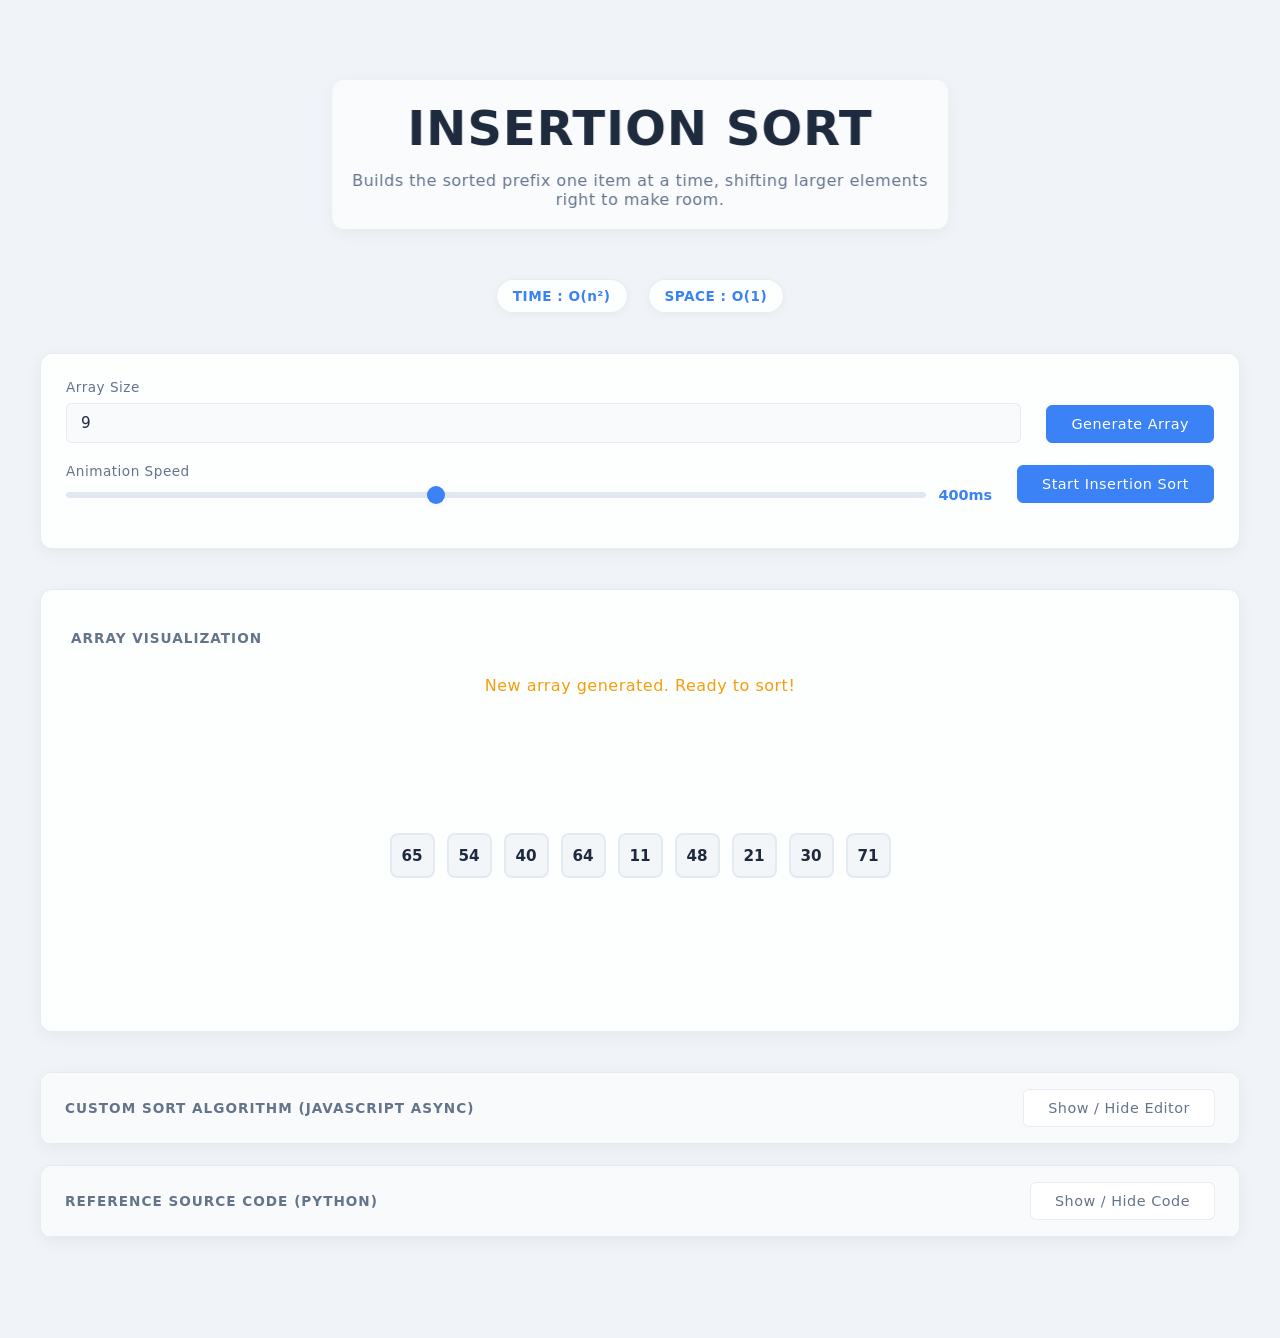
<file: index.html>
<!doctype html>
<html lang="fr">
    <head>
        <meta charset="UTF-8" />
        <meta name="viewport" content="width=device-width, initial-scale=1.0" />
        <title>Insertion Sort Visualizer</title>
        <link rel="stylesheet" href="style.css" />
    </head>
    <body>
        <div class="container">
            <div class="header">
                <h1>INSERTION SORT</h1>
                <p>
                    Builds the sorted prefix one item at a time, shifting larger
                    elements<br />right to make room.
                </p>
            </div>

            <div class="complexity-badges">
                <div class="badge">TIME : O(n²)</div>
                <div class="badge">SPACE : O(1)</div>
            </div>

            <div class="control-panel">
                <div class="control-row">
                    <div class="input-group">
                        <label for="arraySize">Array Size</label>
                        <input
                            type="number"
                            id="arraySize"
                            min="5"
                            max="15"
                            value="9"
                        />
                    </div>
                    <button class="button btn-primary" id="generateBtn">
                        Generate Array
                    </button>
                </div>

                <div class="control-row">
                    <div class="slider-group">
                        <label for="speedSlider">Animation Speed</label>
                        <div class="slider-container">
                            <input
                                type="range"
                                id="speedSlider"
                                min="100"
                                max="800"
                                value="400"
                                step="50"
                            />
                            <span class="speed-value" id="speedValue">400ms</span>
                        </div>
                    </div>
                    <button class="button btn-primary" id="startBtn" disabled>
                        Start Insertion Sort
                    </button>
                </div>
            </div>

            <div class="visualization-section">
                <div class="visualization-title">Array Visualization</div>
                <div class="action-message" id="actionMessage"></div>
                <div class="bars-container">
                    <div class="bars-wrapper" id="barsContainer"></div>
                </div>
            </div>

            <div class="code-section">
                <div class="code-header">
                    <div class="code-title">
                        Custom Sort Algorithm (JavaScript Async)
                    </div>
                    <button
                        class="button btn-secondary"
                        id="toggleCustomCodeBtn"
                    >
                        Show / Hide Editor
                    </button>
                </div>
                <div class="code-content" id="customCodeContent">
                    <div class="custom-editor-container">
                        <div class="editor-info">
                            <p>
                                 Écrivez un algorithme asynchrone pour
                                l'animer en direct !
                            </p>
                            <p
                                style="
                                    font-size: 0.82rem;
                                    margin-top: 8px;
                                    color: var(--text-secondary);
                                "
                            >
                                Utilisez
                                <code style="color: var(--accent-orange)"
                                    >await tools.compare(i, j)</code
                                >,
                                <code style="color: var(--accent-orange)"
                                    >await tools.swap(i, j)</code
                                >, et
                                <code style="color: var(--accent-orange)"
                                    >await tools.done()</code
                                >.
                            </p>
                        </div>
                        <textarea
                            id="customCodeEditor"
                            class="custom-code-editor"
                        ></textarea>
                        <div class="editor-buttons">
                            <button
                                class="button btn-primary"
                                id="testCustomCodeBtn"
                            >
                                Run Custom Algorithm
                            </button>
                            <button
                                class="button btn-secondary"
                                id="resetCodeBtn"
                            >
                                Reset to Template
                            </button>
                        </div>
                        <div class="error-message" id="errorMessage"></div>
                    </div>
                </div>
            </div>

            <div class="code-section">
                <div class="code-header">
                    <div class="code-title">Reference Source Code (Python)</div>
                    <button class="button btn-secondary" id="toggleCodeBtn">
                        Show / Hide Code
                    </button>
                </div>
                <div class="code-content" id="codeContent">
                    <div class="code-lines">
                        <div class="code-line-numbers" id="lineNumbers"></div>
                        <div class="code-text" id="codeText"></div>
                    </div>
                </div>
            </div>
        </div>

        <script src="script.js"></script>
    </body>
</html>
</file>
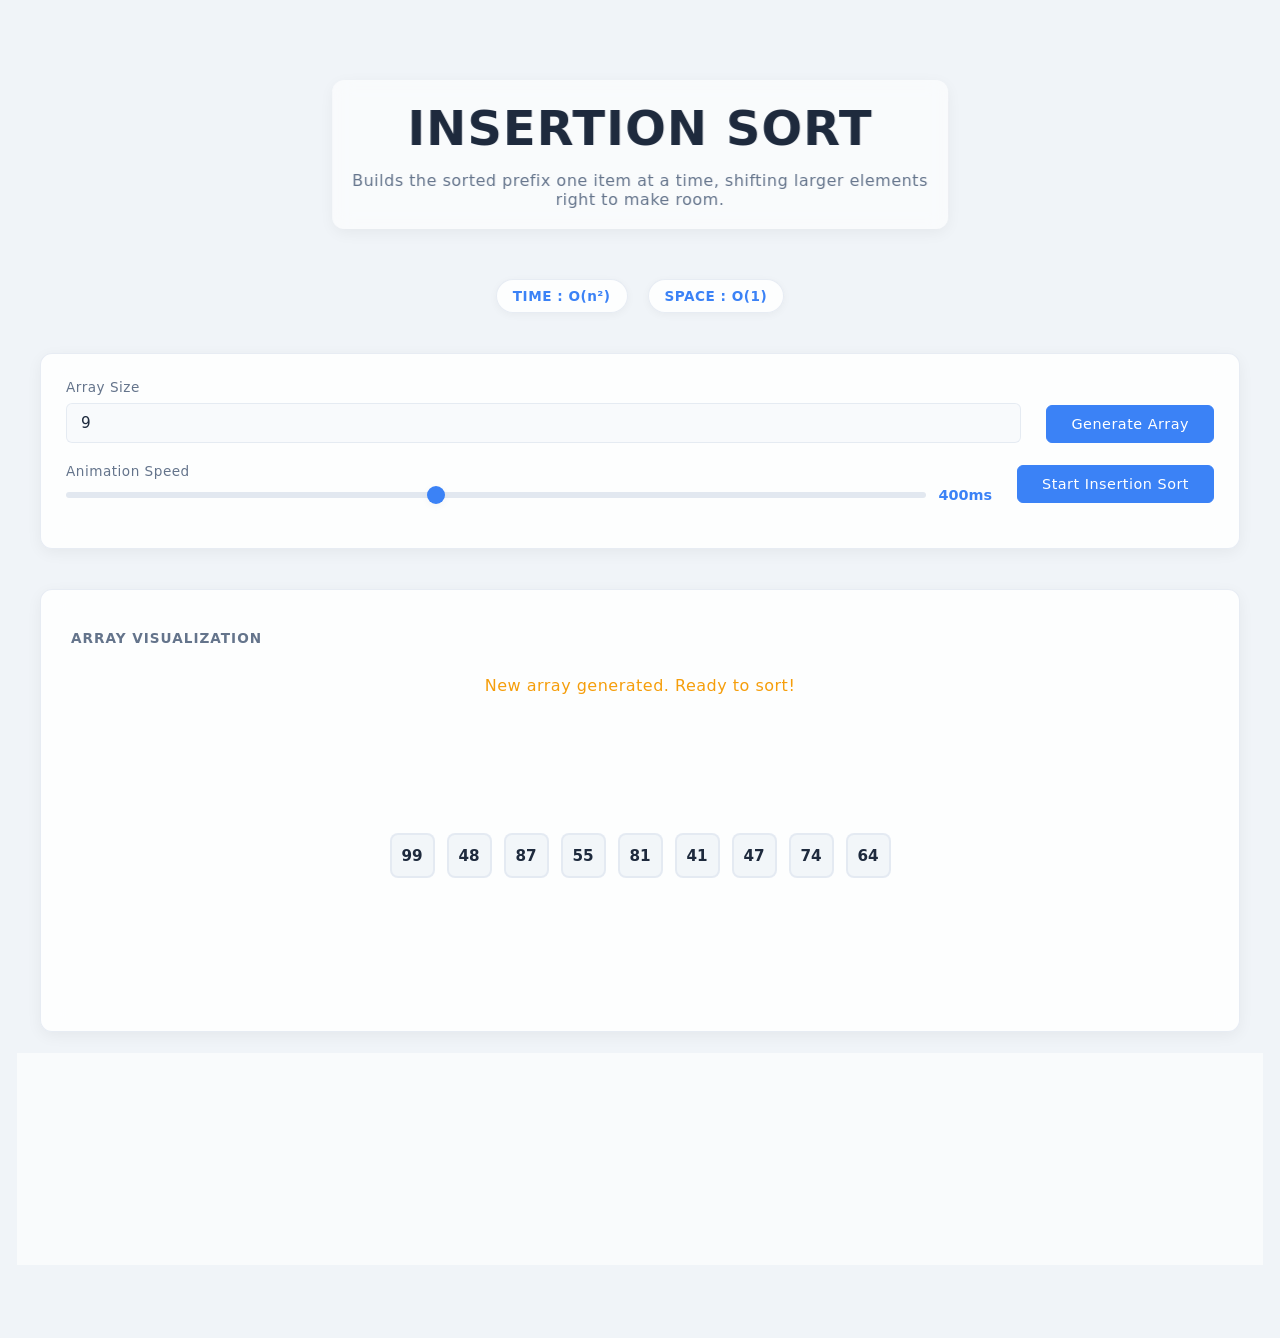
<file: insertion_sort_visualizer.html>
<!doctype html>
<html lang="fr">
    <head>
        <meta charset="UTF-8" />
        <meta name="viewport" content="width=device-width, initial-scale=1.0" />
        <title>Insertion Sort Visualizer</title>
        <link rel="shortcut icon" href="sary (3).png" type="image/x-icon">
        <link rel="stylesheet" href="style.css" />
    </head>
    <body>
        <div class="container">
            <div class="header">
                <h1>INSERTION SORT</h1>
                <p>
                    Builds the sorted prefix one item at a time, shifting larger
                    elements<br />right to make room.
                </p>
            </div>

            <div class="complexity-badges">
                <div class="badge">TIME : O(n²)</div>
                <div class="badge">SPACE : O(1)</div>
            </div>

            <div class="control-panel">
                <div class="control-row">
                    <div class="input-group">
                        <label for="arraySize">Array Size</label>
                        <input
                            type="number"
                            id="arraySize"
                            min="5"
                            max="15"
                            value="9"
                        />
                    </div>
                    <button class="button btn-primary" id="generateBtn">
                        Generate Array
                    </button>
                </div>

                <div class="control-row">
                    <div class="slider-group">
                        <label for="speedSlider">Animation Speed</label>
                        <div class="slider-container">
                            <input
                                type="range"
                                id="speedSlider"
                                min="100"
                                max="800"
                                value="400"
                                step="50"
                            />
                            <span class="speed-value" id="speedValue">400ms</span>
                        </div>
                    </div>
                    <button class="button btn-primary" id="startBtn" disabled>
                        Start Insertion Sort
                    </button>
                </div>
            </div>

            <div class="visualization-section">
                <div class="visualization-title">Array Visualization</div>
                <div class="action-message" id="actionMessage"></div>
                <div class="bars-container">
                    <div class="bars-wrapper" id="barsContainer"></div>
                </div>
            </div>

            <div class="code-section">
                <div class="code-header">
                    <div class="code-title">
                        Custom Sort Algorithm (JavaScript Async)
                    </div>
                    <button
                        class="button btn-secondary"
                        id="toggleCustomCodeBtn"
                    >
                        Show / Hide Editor
                    </button>
                </div>
                <div class="code-content" id="customCodeContent">
                    <div class="custom-editor-container">
                        <div class="editor-info">
                            <p>
                                 Écrivez un algorithme asynchrone pour
                                l'animer en direct !
                            </p>
                            <p
                                style="
                                    font-size: 0.82rem;
                                    margin-top: 8px;
                                    color: var(--text-secondary);
                                "
                            >
                                Utilisez
                                <code style="color: var(--accent-orange)"
                                    >await tools.compare(i, j)</code
                                >,
                                <code style="color: var(--accent-orange)"
                                    >await tools.swap(i, j)</code
                                >, et
                                <code style="color: var(--accent-orange)"
                                    >await tools.done()</code
                                >.
                            </p>
                        </div>
                        <textarea
                            id="customCodeEditor"
                            class="custom-code-editor"
                        ></textarea>
                        <div class="editor-buttons">
                            <button
                                class="button btn-primary"
                                id="testCustomCodeBtn"
                            >
                                Run Custom Algorithm
                            </button>
                            <button
                                class="button btn-secondary"
                                id="resetCodeBtn"
                            >
                                Reset to Template
                            </button>
                        </div>
                        <div class="error-message" id="errorMessage"></div>
                    </div>
                </div>
            </div>

            <div class="code-section">
                <div class="code-header">
                    <div class="code-title">Reference Source Code (Python)</div>
                    <button class="button btn-secondary" id="toggleCodeBtn">
                        Show / Hide Code
                    </button>
                </div>
                <div class="code-content" id="codeContent">
                    <div class="code-lines">
                        <div class="code-line-numbers" id="lineNumbers"></div>
                        <div class="code-text" id="codeText"></div>
                    </div>
                </div>
            </div>
        </div>

        <script src="script.js"></script>
    </body>
</html>
</file>
<file: style.css>
/* ============================================
VARIABLES CSS - Thème Clair Moderne
============================================ */
:root {
    --bg-dark: #f0f4f8; /* Légèrement modifié pour s'accorder avec le fond */
    --bg-darker: rgba(248, 250, 252, 0.85);
    --bg-card: rgba(255, 255, 255, 0.85); /* Semi-transparent pour voir le fond Spline */
    --text-primary: #1e2a3d;
    --text-secondary: #64748b;
    --accent-green: #10b981;
    --accent-orange: #f59e0b;
    --accent-blue: #3b82f6;
    --element-gray: #e2e8f0;
    --border-color: rgba(226, 232, 240, 0.8);
    --shadow: 0 4px 15px rgba(0, 0, 0, 0.05);
    --shadow-small: 0 2px 8px rgba(0, 0, 0, 0.04);
    --border-radius: 12px;
    --transition: all 0.2s ease;
    --accent-red: #ef4444;
}

/* ============================================
STYLES GLOBAUX
============================================ */
* {
    margin: 0;
    padding: 0;
    box-sizing: border-box;
}

html,
body {
    font-family:
        system-ui,
        -apple-system,
        BlinkMacSystemFont,
        "Segoe UI",
        Roboto,
        sans-serif;
    background: var(--bg-dark);
    color: var(--text-primary);
    min-height: 100vh;
    padding: 40px 20px;
    position: relative;
}

/* ============================================
INTEGRATION ARRIÈRE-PLAN SPLINE
============================================ */
.spline-background {
    position: fixed;
    top: 0;
    left: 0;
    width: 100vw;
    height: 100vh;
    z-index: -1; /* Placé derrière tout le contenu HTML */
    border: none;
    pointer-events: auto; /* Permet d'interagir avec le modèle 3D au survol/clic */
}

.container {
    max-width: 1200px;
    margin: 0 auto;
    position: relative;
    z-index: 1; /* Assure que les contrôles restent au-dessus du fond */
}

/* ============================================
EN-TÊTE - TITRE
============================================ */
.header {
    text-align: center;
    margin-bottom: 50px;
    animation: slideDown 0.6s ease-out;
    background: rgba(255, 255, 255, 0.6);
    padding: 20px;
    border-radius: var(--border-radius);
    backdrop-filter: blur(10px);
    -webkit-backdrop-filter: blur(10px);
    display: inline-block;
    left: 50%;
    transform: translateX(-50%);
    position: relative;
    box-shadow: var(--shadow);
}

.header h1 {
    font-size: 3rem;
    color: var(--text-primary);
    font-weight: 700;
    margin-bottom: 15px;
    letter-spacing: 1px;
    text-transform: uppercase;
}

.header p {
    color: var(--text-secondary);
    font-size: 1rem;
    font-weight: 400;
    letter-spacing: 0.5px;
}

/* ============================================
BADGES DE COMPLEXITÉ
============================================ */
.complexity-badges {
    display: flex;
    justify-content: center;
    gap: 20px;
    margin-bottom: 40px;
    clear: both;
}

.badge {
    background: var(--bg-card);
    border: 1px solid var(--border-color);
    padding: 8px 16px;
    border-radius: 20px;
    font-size: 0.85rem;
    color: var(--accent-blue);
    font-weight: 600;
    letter-spacing: 0.5px;
    box-shadow: var(--shadow-small);
    backdrop-filter: blur(8px);
    -webkit-backdrop-filter: blur(8px);
}

/* ============================================
PANNEAU DE CONTRÔLE
============================================ */
.control-panel {
    background: var(--bg-card);
    border: 1px solid var(--border-color);
    border-radius: var(--border-radius);
    padding: 25px;
    margin-bottom: 40px;
    box-shadow: var(--shadow);
    backdrop-filter: blur(12px);
    -webkit-backdrop-filter: blur(12px);
    animation: slideUp 0.6s ease-out 0.1s both;
}

.control-row {
    display: flex;
    flex-wrap: wrap;
    gap: 25px;
    align-items: flex-end;
    margin-bottom: 20px;
}

.input-group {
    display: flex;
    flex-direction: column;
    gap: 8px;
    flex: 1;
    min-width: 150px;
}

.input-group label {
    font-weight: 500;
    color: var(--text-secondary);
    font-size: 0.85rem;
    letter-spacing: 0.5px;
}

.input-group input {
    padding: 10px 14px;
    border: 1px solid var(--border-color);
    border-radius: 6px;
    font-size: 0.95rem;
    transition: var(--transition);
    background: rgba(248, 250, 252, 0.9);
    color: var(--text-primary);
    font-family: inherit;
}

.input-group input:focus {
    outline: none;
    border-color: var(--accent-blue);
    box-shadow: 0 0 0 3px rgba(59, 130, 246, 0.1);
}

.slider-group {
    display: flex;
    flex-direction: column;
    gap: 8px;
    flex: 1;
    min-width: 150px;
}

.slider-group label {
    font-weight: 500;
    color: var(--text-secondary);
    font-size: 0.85rem;
    letter-spacing: 0.5px;
}

.slider-container {
    display: flex;
    align-items: center;
    gap: 12px;
}

.slider-container input[type="range"] {
    flex: 1;
    height: 6px;
    border-radius: 3px;
    background: var(--element-gray);
    outline: none;
    -webkit-appearance: none;
    appearance: none;
}

.slider-container input[type="range"]::-webkit-slider-thumb {
    -webkit-appearance: none;
    appearance: none;
    width: 18px;
    height: 18px;
    border-radius: 50%;
    background: var(--accent-blue);
    cursor: pointer;
    transition: var(--transition);
    box-shadow: var(--shadow-small);
}

.slider-container input[type="range"]::-moz-range-thumb {
    width: 18px;
    height: 18px;
    border-radius: 50%;
    background: var(--accent-blue);
    cursor: pointer;
    border: none;
    transition: var(--transition);
    box-shadow: var(--shadow-small);
}

.speed-value {
    min-width: 50px;
    text-align: center;
    font-weight: 600;
    color: var(--accent-blue);
    font-size: 0.9rem;
}

.button {
    padding: 10px 24px;
    border: 1px solid var(--border-color);
    border-radius: 6px;
    font-size: 0.9rem;
    font-weight: 500;
    cursor: pointer;
    transition: var(--transition);
    display: inline-flex;
    align-items: center;
    justify-content: center;
    gap: 8px;
    white-space: nowrap;
    font-family: inherit;
    letter-spacing: 0.5px;
}

.btn-primary {
    background: var(--accent-blue);
    color: white;
    border-color: var(--accent-blue);
}

.btn-primary:hover:not(:disabled) {
    background: #2563eb;
    box-shadow: 0 4px 12px rgba(59, 130, 246, 0.2);
}

.btn-primary:active:not(:disabled) {
    transform: scale(0.98);
}

.btn-primary:disabled {
    opacity: 0.4;
    cursor: not-allowed;
}

.btn-secondary {
    background: #ffffff;
    color: var(--text-secondary);
    border-color: var(--border-color);
}

.btn-secondary:hover {
    border-color: var(--accent-blue);
    color: var(--accent-blue);
    background: #f8fafc;
}

/* ============================================
SECTION VISUALISATION
============================================ */
.visualization-section {
    background: var(--bg-card);
    border: 1px solid var(--border-color);
    border-radius: var(--border-radius);
    padding: 40px 30px;
    margin-bottom: 40px;
    box-shadow: var(--shadow);
    backdrop-filter: blur(12px);
    -webkit-backdrop-filter: blur(12px);
    animation: slideUp 0.6s ease-out 0.2s both;
}

.visualization-title {
    font-size: 0.85rem;
    font-weight: 600;
    color: var(--text-secondary);
    margin-bottom: 30px;
    text-transform: uppercase;
    letter-spacing: 1px;
}

.bars-container {
    display: flex;
    align-items: center;
    justify-content: center;
    gap: 12px;
    min-height: 250px;
    position: relative;
    margin-bottom: 20px;
}

.bars-wrapper {
    display: flex;
    align-items: center;
    justify-content: center;
    gap: 12px;
    flex-wrap: wrap;
    width: 100%;
}

.bar-item {
    position: relative;
    display: flex;
    flex-direction: column;
    align-items: center;
}

.key-label {
    color: var(--accent-orange);
    font-size: 0.75rem;
    margin-bottom: 5px;
    font-weight: 600;
    letter-spacing: 0.5px;
    text-transform: uppercase;
    opacity: 0;
    transition: opacity 0.2s ease;
}

.key-label.visible {
    opacity: 1;
}

.bar {
    width: 45px;
    height: 45px;
    background: rgba(241, 245, 249, 0.9);
    border: 2px solid var(--border-color);
    border-radius: 8px;
    display: flex;
    align-items: center;
    justify-content: center;
    color: var(--text-primary);
    font-size: 0.95rem;
    font-weight: 600;
    transition: all 0.15s ease;
    cursor: default;
}

.bar.sorted {
    background: var(--accent-green);
    border-color: var(--accent-green);
    color: white;
    box-shadow: 0 4px 10px rgba(16, 185, 129, 0.2);
}

.bar.current {
    background: var(--accent-orange);
    border-color: var(--accent-orange);
    color: white;
    box-shadow: 0 4px 10px rgba(245, 158, 11, 0.2);
    transform: scale(1.1);
    z-index: 10;
}

.bar.comparing {
    background: rgba(245, 158, 11, 0.15);
    border-color: var(--accent-orange);
    color: var(--accent-orange);
    animation: pulse 0.6s ease-in-out;
}

/* ============================================
MESSAGE D'ACTION
============================================ */
.action-message {
    text-align: center;
    font-size: 1rem;
    color: var(--accent-orange);
    font-weight: 500;
    letter-spacing: 0.5px;
    margin-bottom: 20px;
    min-height: 25px;
    animation: fadeIn 0.3s ease-out;
}

/* ============================================
ÉDITEUR DE CODE PERSONNALISÉ STYLES
============================================ */
.custom-editor-container {
    padding: 20px 24px;
    background: var(--bg-darker);
    display: flex;
    flex-direction: column;
    gap: 15px;
    width: 100%;
}

.editor-info {
    color: var(--text-primary);
}

.custom-code-editor {
    width: 100%;
    height: 250px;
    background: #1e293b;
    color: #86efac;
    border: 1px solid var(--border-color);
    border-radius: 6px;
    padding: 12px;
    font-family: "Courier New", monospace;
    font-size: 0.9rem;
    line-height: 1.5;
    resize: vertical;
    outline: none;
}

.custom-code-editor:focus {
    border-color: var(--accent-blue);
}

.editor-buttons {
    display: flex;
    gap: 15px;
}

.error-message {
    font-size: 0.85rem;
    min-height: 20px;
    transition: var(--transition);
}

.error-message.success {
    color: var(--accent-green);
}
.error-message.error {
    color: var(--accent-red);
}

/* ============================================
CODE SOURCE AVEC NUMÉROS DE LIGNE
============================================ */
.code-section {
    background: var(--bg-card);
    border: 1px solid var(--border-color);
    border-radius: var(--border-radius);
    overflow: hidden;
    margin-bottom: 20px;
    box-shadow: var(--shadow);
    backdrop-filter: blur(12px);
    -webkit-backdrop-filter: blur(12px);
    animation: slideUp 0.6s ease-out 0.3s both;
}

.code-header {
    background: var(--bg-darker);
    border-bottom: 1px solid var(--border-color);
    padding: 16px 24px;
    display: flex;
    justify-content: space-between;
    align-items: center;
    gap: 16px;
}

.code-title {
    font-size: 0.85rem;
    font-weight: 600;
    text-transform: uppercase;
    letter-spacing: 1px;
    color: var(--text-secondary);
}

.code-content {
    display: none;
    background: rgba(250, 250, 250, 0.95);
    overflow-x: auto;
    max-height: 450px;
    overflow-y: auto;
}

.code-content.visible {
    display: flex;
    animation: fadeIn 0.3s ease-out;
}

.code-lines {
    display: flex;
    width: 100%;
}

.code-line-numbers {
    background: rgba(241, 245, 249, 0.9);
    color: #94a3b8;
    padding: 20px 15px;
    text-align: right;
    user-select: none;
    border-right: 1px solid var(--border-color);
    font-family: "Courier New", monospace;
    font-size: 0.9rem;
    line-height: 1.6;
    min-width: 50px;
}

.code-text {
    flex: 1;
    padding: 20px 24px;
    font-family: "Courier New", monospace;
    font-size: 0.9rem;
    line-height: 1.6;
    white-space: pre;
    color: #0f172a;
}

.code-line {
    display: block;
    position: relative;
}

.code-line.highlight {
    background: rgba(59, 130, 246, 0.1);
}

.keyword {
    color: #d946ef;
}
.function {
    color: #2563eb;
}
.variable {
    color: #7c3aed;
}
.string {
    color: #059669;
}
.comment {
    color: #64748b;
}
.number {
    color: #ea580c;
}

/* ============================================
ANIMATIONS
============================================ */
@keyframes slideDown {
    from {
        opacity: 0;
        transform: translate(-50%, -20px);
    }
    to {
        opacity: 1;
        transform: translate(-50%, 0);
    }
}

@keyframes slideUp {
    from {
        opacity: 0;
        transform: translateY(20px);
    }
    to {
        opacity: 1;
        transform: translateY(0);
    }
}

@keyframes fadeIn {
    from {
        opacity: 0;
    }
    to {
        opacity: 1;
    }
}

@keyframes pulse {
    0%,
    100% {
        opacity: 1;
    }
    50% {
        opacity: 0.6;
    }
}

/* ============================================
RESPONSIVE DESIGN
============================================ */
@media (max-width: 768px) {
    .header {
        width: 100%;
    }
    .header h1 {
        font-size: 2rem;
    }
    .complexity-badges {
        flex-direction: column;
        gap: 10px;
    }
    .control-row {
        flex-direction: column;
    }
    .input-group,
    .slider-group {
        width: 100%;
        min-width: unset;
    }
    .bar {
        width: 35px;
        height: 35px;
        font-size: 0.8rem;
    }
    .bars-container {
        gap: 8px;
        min-height: 200px;
    }
    .code-text {
        font-size: 0.8rem;
    }
    .editor-buttons {
        flex-direction: column;
    }
}
</file>
